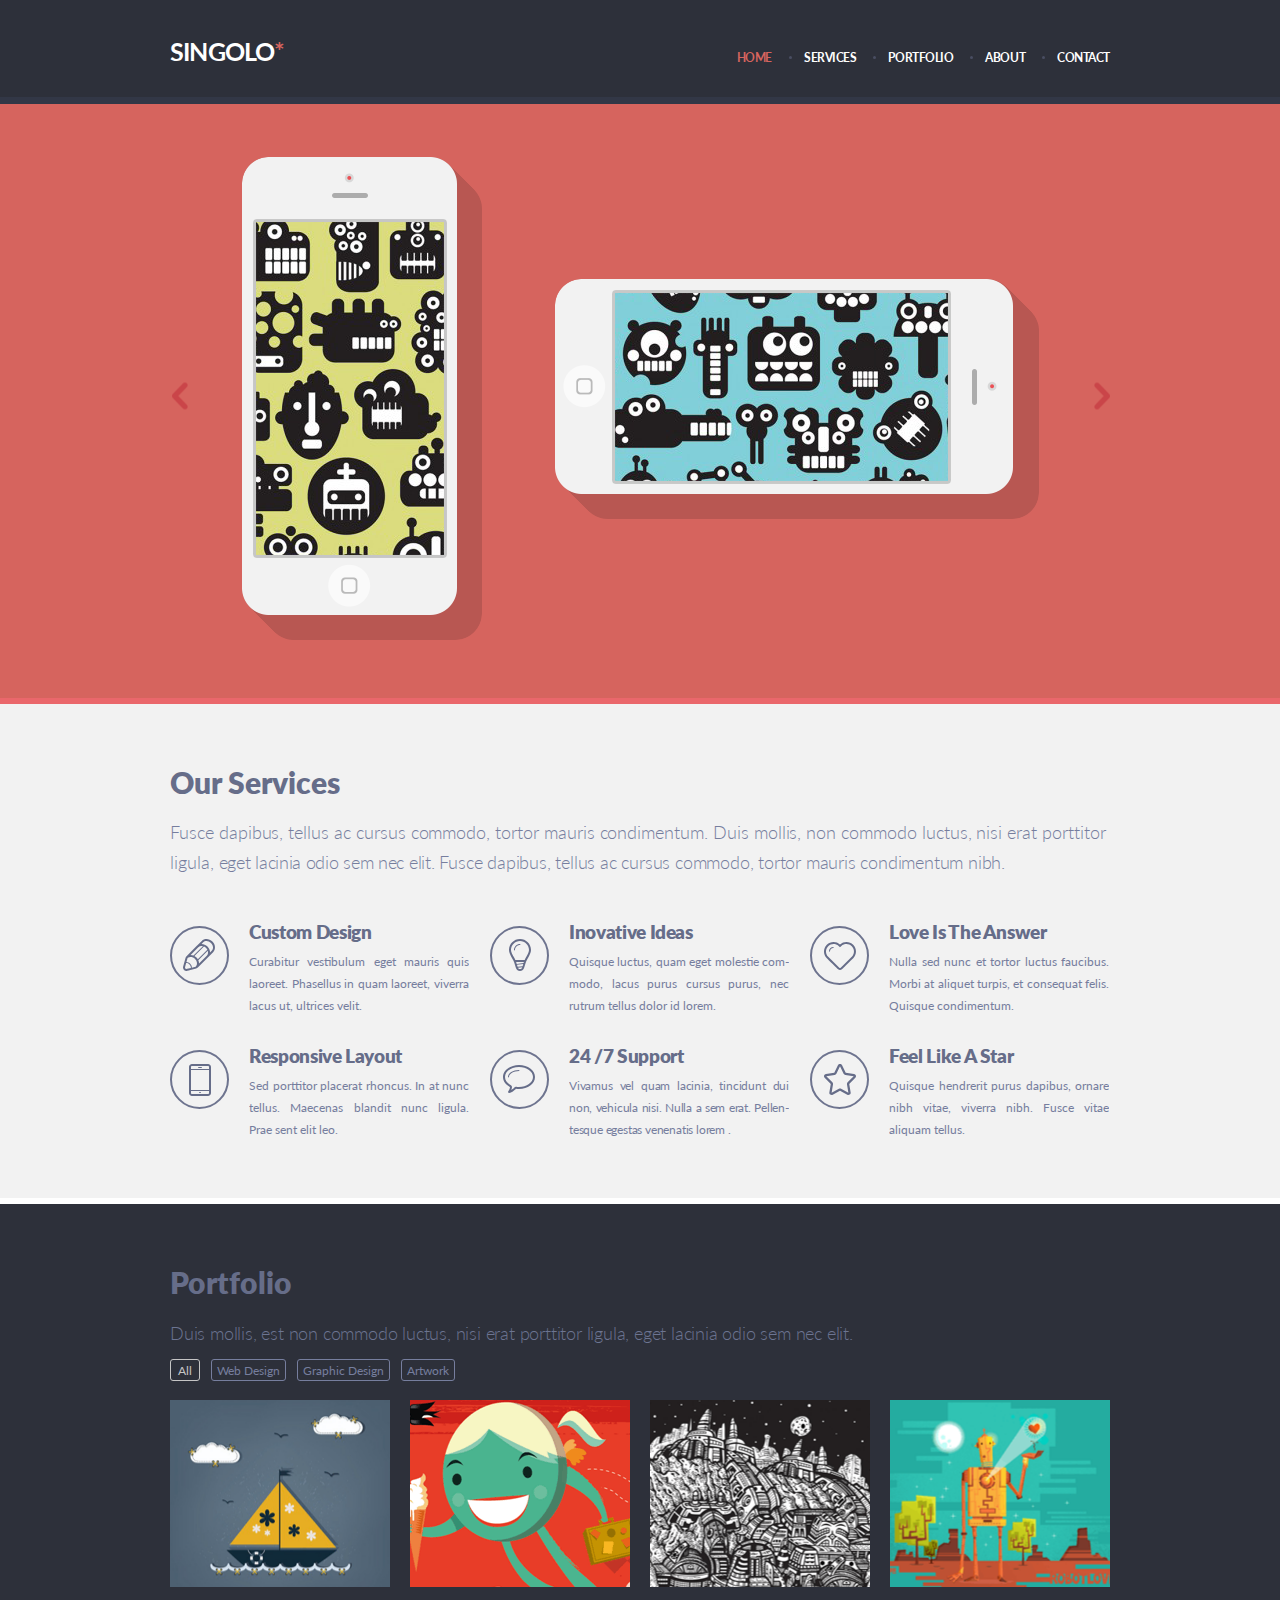
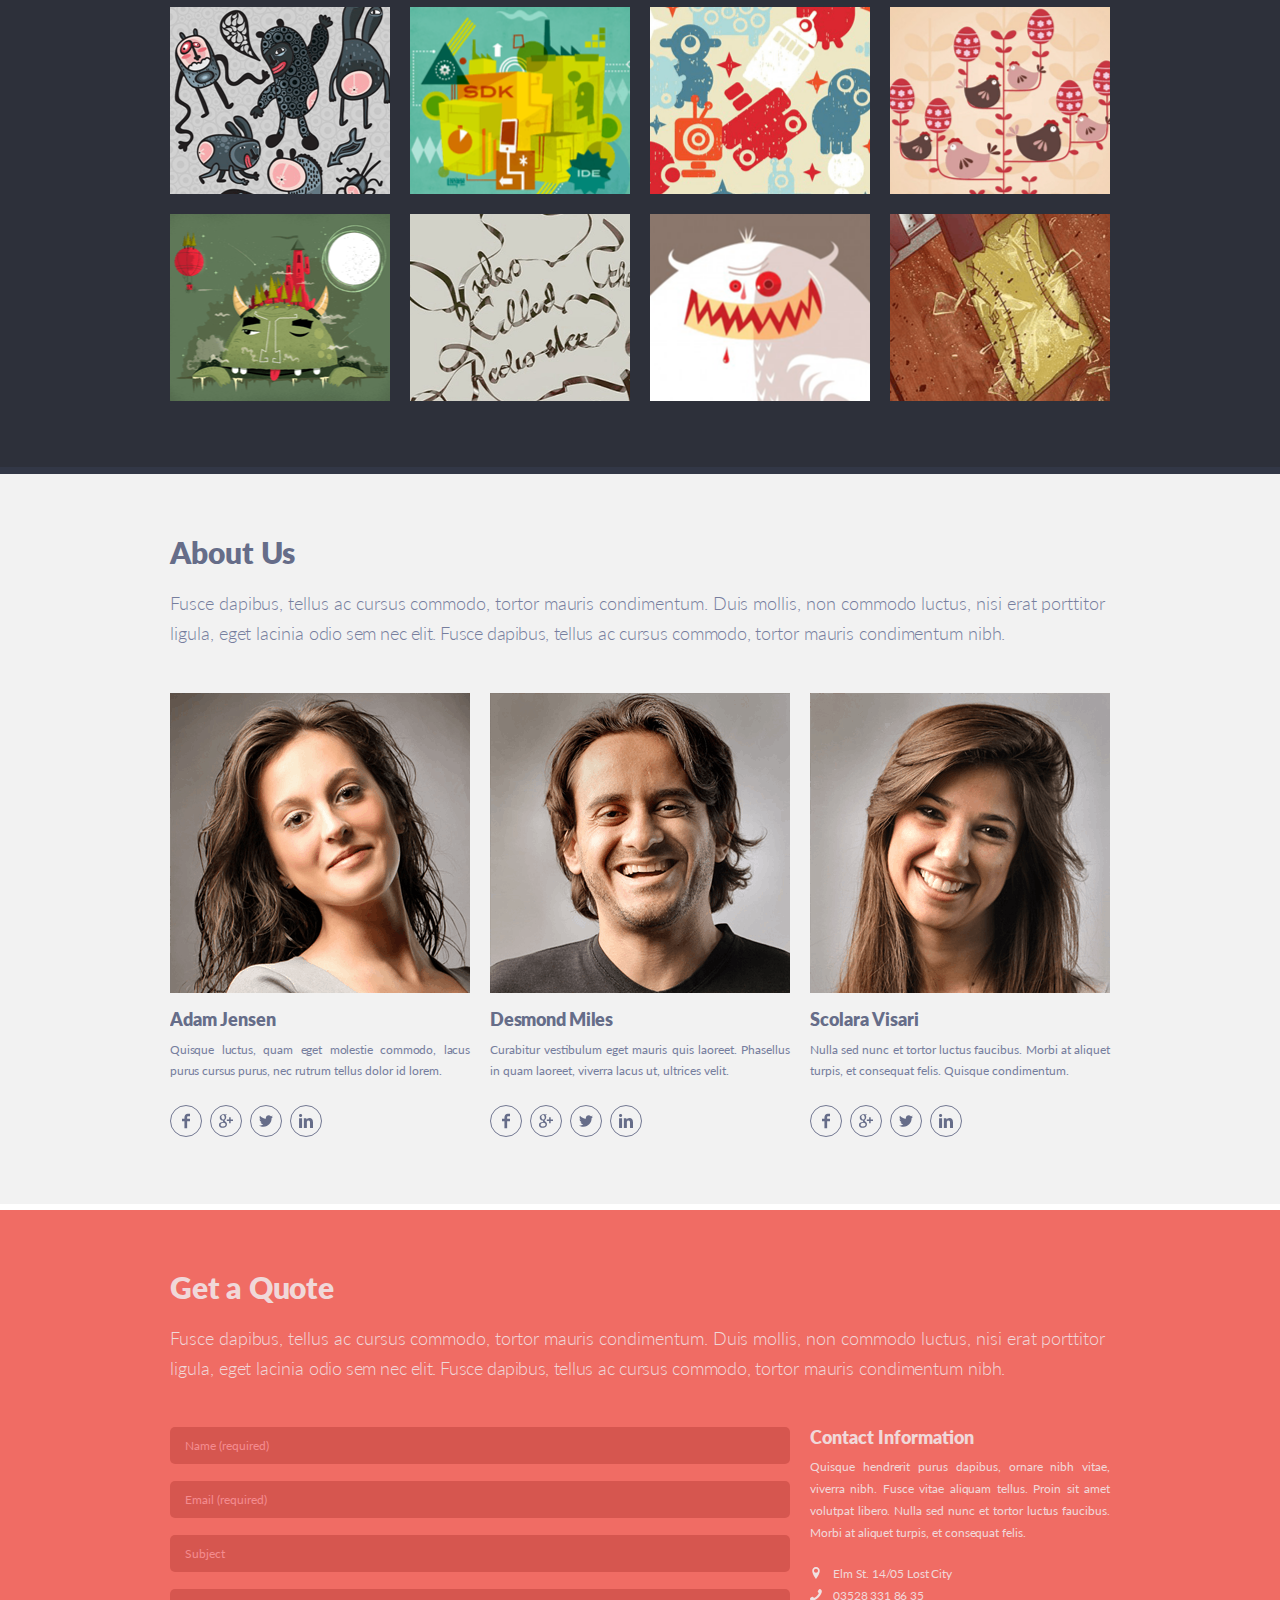
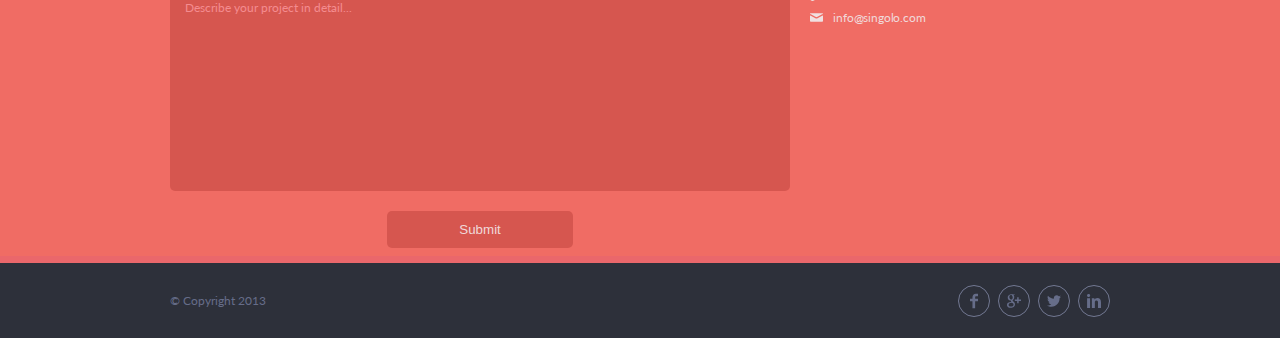
<file: index.html>
<!DOCTYPE html>
<html lang="en">

<head>
    <meta charset="UTF-8">
    <meta name="viewport" content="width=device-width, initial-scale=1.0">
    <title>Singolo</title>
    <link rel="stylesheet" href="./style.css">
</head>

<body>

    <header class="header">
        <div class="container">
            <nav class="nav">
                <div class="logo">
                    <h1><a href="#" class="link">SINGOLO<span>*</span></a></h1>
                </div>

                <div class="nav-block">
                    <ul class="nav-list">
                        <li class="nav-list__item"><a href="#home"
                                class="nav-list__link link nav-list__item--active">HOME</a></li>
                        <li class="nav-list__item"><a href="#services" class="nav-list__link link">SERVICES</a></li>
                        <li class="nav-list__item"><a href="#portfolio" class="nav-list__link link">PORTFOLIO</a></li>
                        <li class="nav-list__item"><a href="#about" class="nav-list__link link">ABOUT</a></li>
                        <li class="nav-list__item"><a href="#contact" class="nav-list__link link">CONTACT</a></li>
                    </ul>
                </div>
            </nav>
        </div>
    </header>


    <main class="main">

        <section class="slider-section" id="home">
            <div class="container">

                <div class="slider">
                    <div class="slider__wrapper">
                        <div class="slider__item">
                            <div class="slides padding-top">
                                <div class="slides-item margin-left">
                                    <img class="slides-item__img phone-img img1"
                                        src="./assets/images/phone-vertical.png" alt="">
                                    <div class="image__screen screen1 screen"></div>
                                </div>
                                <div class="slides-item">
                                    <img class="slides-item__img phone-img img2"
                                        src="./assets/images/phone-horizontal.png" alt="">
                                    <div class="image__screen screen2 screen"></div>
                                </div>
                            </div>
                        </div>
                        <div class="slider__item">
                            <div class="slides">
                                <div class="slides-item">
                                    <img src="./assets/images/slide2.png" alt="">
                                </div>
                                <div class="slides-item position-phone">
                                    <img class="slides-item__img phone-img img3" src="./assets/images/phone.png" alt="">
                                    <div class="image__screen screen3 screen"></div>
                                </div>
                            </div>
                        </div>

                    </div>
                    <a class="slider__control slider__control_left" href="#" role="button"></a>
                    <a class="slider__control slider__control_right" href="#" role="button"></a>
                </div>

            </div>
        </section>


        <section class="services" id="services">
            <div class="container">

                <div class="services-block">
                    <div class="services-title">
                        <h2 class="services-title__title title">Our Services</h2>
                        <p class="services-title__text text">Fusce dapibus, tellus ac cursus commodo, tortor mauris
                            condimentum. Duis mollis, non commodo luctus, nisi erat porttitor ligula, <span>eget lacinia
                                odio sem nec elit.</span> <span>Fusce dapibus, tellus ac cursus commodo, tortor mauris
                                condimentum nibh.</span></p>
                    </div>

                    <div class="services-advantages">
                        <div class="services-advantages-item">
                            <div class="advantages-image icon-1"></div>
                            <div class="advantages-desc">
                                <h3 class="advantages-desc__title title">Custom Design</h3>
                                <p class="advantages-desc__text text">Curabitur vestibulum eget mauris quis laoreet.
                                    Phasellus in quam laoreet, viverra lacus ut, ultrices velit.</p>
                            </div>
                        </div>

                        <div class="services-advantages-item">
                            <div class="advantages-image icon-2"></div>
                            <div class="advantages-desc">
                                <h3 class="advantages-desc__title title">Inovative Ideas</h3>
                                <p class="advantages-desc__text text">Quisque luctus, quam eget molestie com&shy; modo,
                                    lacus purus cursus purus, nec rutrum tellus dolor id lorem.</p>
                            </div>
                        </div>

                        <div class="services-advantages-item">
                            <div class="advantages-image icon-3"></div>
                            <div class="advantages-desc">
                                <h3 class="advantages-desc__title title">Love Is The Answer</h3>
                                <p class="advantages-desc__text text">Nulla sed nunc et tortor luctus faucibus. Morbi at
                                    aliquet turpis, et consequat felis. Quisque condimentum.</p>
                            </div>
                        </div>

                        <div class="services-advantages-item">
                            <div class="advantages-image icon-4"></div>
                            <div class="advantages-desc">
                                <h3 class="advantages-desc__title title">Responsive Layout</h3>
                                <p class="advantages-desc__text text">Sed porttitor placerat rhoncus. In at nunc tellus.
                                    Maecenas blandit nunc ligula. Prae&shy; sent elit leo.</p>
                            </div>
                        </div>

                        <div class="services-advantages-item">
                            <div class="advantages-image icon-5"></div>
                            <div class="advantages-desc">
                                <h3 class="advantages-desc__title title">24 /7 Support</h3>
                                <p class="advantages-desc__text text-spacing text">Vivamus vel quam lacinia, tincidunt
                                    dui non, vehicula nisi. Nulla a sem erat. Pellen&shy; tesque egestas venenatis lorem
                                    .</p>
                            </div>
                        </div>

                        <div class="services-advantages-item">
                            <div class="advantages-image icon-6"></div>
                            <div class="advantages-desc">
                                <h3 class="advantages-desc__title text-spacing title">Feel Like A Star</h3>
                                <p class="advantages-desc__text text">Quisque hendrerit purus dapibus, ornare nibh
                                    vitae, viverra nibh. Fusce vitae aliquam tellus.</p>
                            </div>
                        </div>
                    </div>

                </div>
            </div>
        </section>


        <section class="portfolio" id="portfolio">
            <div class="container">

                <div class="portfolio-container">
                    <div class="portfolio-title">
                        <h2 class="portfolio-title__title title">Portfolio</h2>
                        <p class="portfolio-title__text">Duis mollis, est non commodo luctus, nisi erat porttitor
                            ligula,
                            eget lacinia odio sem nec elit.</p>
                    </div>

                    <div class="filter-block">
                        <button class="filter-block__button button filter-block__button--active active">All</button>
                        <button class="filter-block__button button">Web Design</button>
                        <button class="filter-block__button button">Graphic Design</button>
                        <button class="filter-block__button button">Artwork</button>
                    </div>
                    <div class="portfolio-block">
                        <div class="portfolio-block__item image1" tabindex="0"></div>
                        <div class="portfolio-block__item image2" tabindex="0"></div>
                        <div class="portfolio-block__item image3" tabindex="0"></div>
                        <div class="portfolio-block__item image4" tabindex="0"></div>
                        <div class="portfolio-block__item image5" tabindex="0"></div>
                        <div class="portfolio-block__item image6" tabindex="0"></div>
                        <div class="portfolio-block__item image7" tabindex="0"></div>
                        <div class="portfolio-block__item image8" tabindex="0"></div>
                        <div class="portfolio-block__item image9" tabindex="0"></div>
                        <div class="portfolio-block__item image10" tabindex="0"></div>
                        <div class="portfolio-block__item image11" tabindex="0"></div>
                        <div class="portfolio-block__item image12" tabindex="0"></div>
                    </div>
                </div>

            </div>
        </section>


        <section class="about" id="about">
            <div class="container">

                <div class="about-container">
                    <div class="about-title">
                        <h2 class="about-title__title title">About Us</h2>
                        <p class="about-title__text">Fusce dapibus, tellus ac cursus commodo, tortor mauris condimentum.
                            Duis mollis, non commodo luctus, nisi erat porttitor ligula, eget lacinia <span
                                class="first-span">odio sem nec elit.
                                Fusce dapibus,</span> <span class="second-span">tellus ac cursus commodo,</span> <span
                                class="third-span">tortor mauris condimentum nibh.</span></p>
                    </div>

                    <div class="team-block">
                        <div class="team-block__item">
                            <div class="team-block__image photo1"></div>
                            <div class="team-block__title">
                                <h3 class="team-title__title title">Adam Jensen</h3>
                                <p class="team-title__text first">Quisque luctus, quam eget molestie commodo, lacus
                                    purus cursus purus, <span class=""> nec rutrum tellus dolor id lorem.</span></p>
                            </div>
                            <div class="social-block">
                                <ul class="social-list">
                                    <li class="social-list__item"><a href="https://facebook.com/"
                                            class="icon-link link1"></a></li>
                                    <li class="social-list__item"><a href="https://google.com/"
                                            class="icon-link link2"></a></li>
                                    <li class="social-list__item"><a href="https://twitter.com/"
                                            class="icon-link link3"></a></li>
                                    <li class="social-list__item"><a href="https://linkedin.com/"
                                            class="icon-link link4"></a></li>
                                </ul>
                            </div>
                        </div>

                        <div class="team-block__item">
                            <div class="team-block__image photo2"></div>
                            <div class="team-block__title">
                                <h3 class="team-title__title title second-title">Desmond Miles</h3>
                                <p class="team-title__text text">Curabitur vestibulum eget mauris quis laoreet.
                                    Phasellus in quam laoreet, viverra lacus ut, ultrices velit.</p>
                            </div>
                            <div class="social-block">
                                <ul class="social-list">
                                    <li class="social-list__item"><a href="https://facebook.com/"
                                            class="icon-link link1"></a></li>
                                    <li class="social-list__item"><a href="https://google.com/"
                                            class="icon-link link2"></a></li>
                                    <li class="social-list__item"><a href="https://twitter.com/"
                                            class="icon-link link3"></a></li>
                                    <li class="social-list__item"><a href="https://linkedin.com/"
                                            class="icon-link link4"></a></li>
                                </ul>
                            </div>
                        </div>

                        <div class="team-block__item">
                            <div class="team-block__image photo3"></div>
                            <div class="team-block__title">
                                <h3 class="team-title__title title">Scolara Visari</h3>
                                <p class="team-title__text text">Nulla sed nunc et tortor luctus faucibus. Morbi at
                                    aliquet turpis, et consequat felis. Quisque condimentum.</p>
                            </div>
                            <div class="social-block">
                                <ul class="social-list">
                                    <li class="social-list__item"><a href="https://facebook.com/"
                                            class="icon-link link1"></a></li>
                                    <li class="social-list__item"><a href="https://google.com/"
                                            class="icon-link link2"></a></li>
                                    <li class="social-list__item"><a href="https://twitter.com/"
                                            class="icon-link link3"></a></li>
                                    <li class="social-list__item"><a href="https://linkedin.com/"
                                            class="icon-link link4"></a></li>
                                </ul>
                            </div>
                        </div>
                    </div>
                </div>

            </div>
        </section>


        <section class="form" id="contact">
            <div class="container">
                <div class="form-container">
                    <div class="form-title">
                        <h2 class="form-title__title title">Get a Quote</h2>
                        <p class="form-title__text">Fusce dapibus, tellus ac cursus commodo, tortor mauris condimentum.
                            Duis mollis, non commodo luctus, nisi erat porttitor ligula, eget lacinia <span
                                class="first-span">odio sem nec elit.
                                Fusce dapibus,</span> <span class="second-span">tellus ac cursus commodo,</span> <span
                                class="third-span">tortor mauris condimentum nibh.</span></p>
                    </div>

                    <div class="form-block">
                        <form class="form-submit">
                            <input type="text" name="name" minlength="2" maxlength="50" placeholder="Name (required)" required>
                            <input type="email" name="email" placeholder="Email (required)" required>
                            <input class="form-subject" type="text" name="subject" maxlength="100" placeholder="Subject">
                            <textarea class="form-message" name="message" maxlength="500" placeholder="Describe your project in detail..."></textarea>
                            <button type="submit" class="form-button">Submit</button>
                        </form>

                        <div class="contact-block">
                            <h3 class="contact-title title">Contact Information</h3>
                            <p class="contact-title__text">Quisque hendrerit purus dapibus, ornare nibh vitae,
                                viver&shy;ra nibh. Fusce vitae aliquam tellus.
                                Proin sit amet volutpat libero. Nulla sed nunc et tortor luctus faucibus. Morbi at
                                aliquet
                                turpis, et consequat felis.
                            </p>

                            <ul class="contact-list">
                                <li class="contact-list__item contact1">Elm St. 14/05 Lost City</li>
                                <li class="contact-list__item contact2"><a class="link" href="tel:035283318635">03528
                                        331 86 35</a></li>
                                <li class="contact-list__item contact3"><a class="link"
                                        href="mailto:info@singolo.com">info@singolo.com</a></li>
                            </ul>
                        </div>
                    </div>
                </div>
            </div>


            <div class="modal" tabindex="0">
                <div class="modal-container">
                    <div class="modal__screen">
                        <div class="modal__header">
                            <h3 class="modal__title">The letter was sent</h3>
                        </div>
                        <div class="modal__subject-wrapper">
                            <h4 class="modal__subject-title">Subject:</h4>
                            <p class="modal__subject"></p>
                        </div>
                        <div class="modal__description-wrapper">
                            <h4 class="modal__description-title">Description:</h4>
                            <p class="modal__description"></p>
                        </div>
                        <div class="modal__control-wrapper">
                            <button type="button" class="modal__button">Ok</button>
                        </div>
                    </div>
                </div>
            </div>

        </section>

    </main>


    <footer class="footer">
        <div class="container">

            <div class="footer-container">
                <span class="footer-copyright">© Copyright 2013</span>

                <div class="social-block">
                    <ul class="social-list">
                        <li class="social-list__item"><a href="https://facebook.com/" class="icon-link link1"></a></li>
                        <li class="social-list__item"><a href="https://google.com/" class="icon-link link2"></a></li>
                        <li class="social-list__item"><a href="https://twitter.com/" class="icon-link link3"></a></li>
                        <li class="social-list__item"><a href="https://linkedin.com/" class="icon-link link4"></a></li>
                    </ul>
                </div>
            </div>

        </div>
    </footer>

    <script type="module" src="./script.js"></script>

</body>

</html>
</file>
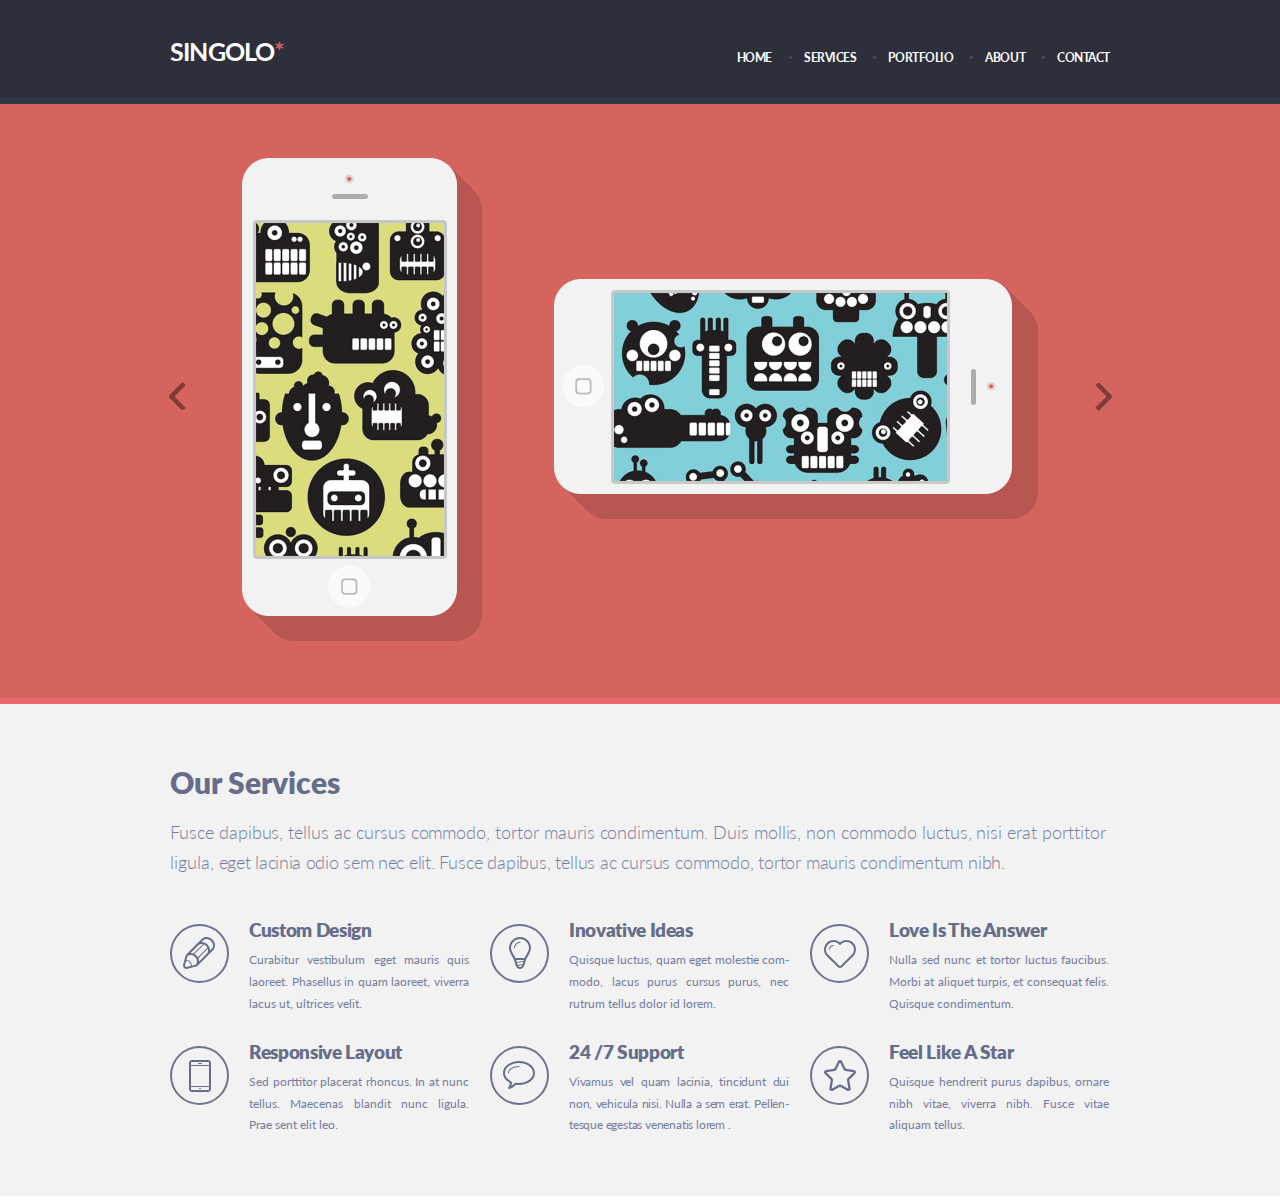
<file: singolo1.html>
<!DOCTYPE html>
<html lang="en">

<head>
    <meta charset="UTF-8">
    <meta name="viewport" content="width=device-width, initial-scale=1.0">
    <title>Singolo</title>
    <link rel="stylesheet" href="./singolo1.css">
</head>

<body>

    <header class="header">
        <div class="container">
            <nav class="nav">
                <div class="logo">
                    <h1><a href="#" class="link">SINGOLO<span>*</span></a></h1>
                </div>

                <div class="nav-block">
                    <ul class="nav-list">
                        <li class="nav-list__item"><a href="#" class="link">HOME</a></li>
                        <li class="nav-list__item"><a href="#" class="link">SERVICES</a></li>
                        <li class="nav-list__item"><a href="#" class="link">PORTFOLIO</a></li>
                        <li class="nav-list__item"><a href="#" class="link">ABOUT</a></li>
                        <li class="nav-list__item"><a href="#" class="link">CONTACT</a></li>
                    </ul>
                </div>
            </nav>
        </div>
    </header>

    <main class="main">
        <section class="slider">
            <div class="container">
                <div class="slider-container">

                    <input type="radio" class="slide_img" name="slide_img" id="img_1" checked>
                    <input type="radio" class="slide_img" name="slide_img" id="img_2">
                    <input type="radio" class="slide_img" name="slide_img" id="img_3">

                    <div class="slides" id="first">
                        <div>
                            <img src="./assets/images/phone-vertical.png" alt="">
                        </div>
                        <div>
                            <img src="./assets/images/phone-horizontal.png" alt="">
                        </div>
                    </div>

                    <div class="slides" id="second">
                        <div>
                            <img src="./assets/images/phone-horizontal.png" alt="">
                        </div>
                        <div>
                            <img src="./assets/images/phone-vertical.png" alt="">
                        </div>
                    </div>

                    <div class="slides" id="third">
                        <div>
                            <img src="./assets/images/phone-vertical.png" alt="">
                        </div>
                        <div>
                            <img src="./assets/images/phone-horizontal.png" alt="">
                        </div>
                    </div>

                    <div id="arrow_next">
                        <label for="img_1"><i class="arrow right"></i></label>
                        <label for="img_2"><i class="arrow right"></i></label>
                        <label for="img_3"><i class="arrow right"></i></label>
                    </div>

                    <div id="arrow_prev">
                        <label for="img_1"><i class="arrow left"></i></label>
                        <label for="img_2"><i class="arrow left"></i></label>
                        <label for="img_3"><i class="arrow left"></i></label>
                    </div>

                    <div class="switchers">
                        <label class="switcher" id="switcher1" for="img_1"></label>
                        <label class="switcher" id="switcher2" for="img_2"></label>
                        <label class="switcher" id="switcher3" for="img_3"></label>
                    </div>

                </div>
            </div>

        </section>


        <section class="services">
            <div class="container">

                <div class="services-block">
                    <div class="services-title">
                        <h2 class="services-title__title title">Our Services</h2>
                        <p class="services-title__text text">Fusce dapibus, tellus ac cursus commodo, tortor mauris condimentum. Duis mollis, non commodo luctus, nisi erat porttitor ligula, <span>eget lacinia odio sem nec elit.</span> <span>Fusce dapibus, tellus ac cursus commodo, tortor mauris condimentum nibh.</span></p>
                    </div>

                    <div class="services-advantages">
                        <div class="services-advantages-item">
                            <div class="advantages-image icon-1"></div>
                            <div class="advantages-desc">
                                <h3 class="advantages-desc__title title">Custom Design</h3>
                                <p class="advantages-desc__text text">Curabitur vestibulum eget mauris quis laoreet. Phasellus in quam laoreet, viverra lacus ut, ultrices velit.</p>
                            </div>
                        </div>

                        <div class="services-advantages-item">
                            <div class="advantages-image icon-2"></div>
                            <div class="advantages-desc">
                                <h3 class="advantages-desc__title title">Inovative Ideas</h3>
                                <p class="advantages-desc__text text">Quisque luctus, quam eget molestie com&shy; modo, lacus purus cursus purus, nec rutrum tellus dolor id lorem.</p>
                            </div>
                        </div>

                        <div class="services-advantages-item">
                            <div class="advantages-image icon-3"></div>
                            <div class="advantages-desc">
                                <h3 class="advantages-desc__title title">Love Is The Answer</h3>
                                <p class="advantages-desc__text text">Nulla sed nunc et tortor luctus faucibus. Morbi at aliquet turpis, et consequat felis. Quisque condimentum.</p>
                            </div>
                        </div>

                        <div class="services-advantages-item">
                            <div class="advantages-image icon-4"></div>
                            <div class="advantages-desc">
                                <h3 class="advantages-desc__title title">Responsive Layout</h3>
                                <p class="advantages-desc__text text">Sed porttitor placerat rhoncus. In at nunc tellus. Maecenas blandit nunc ligula. Prae&shy; sent elit leo.</p>
                            </div>
                        </div>

                        <div class="services-advantages-item">
                            <div class="advantages-image icon-5"></div>
                            <div class="advantages-desc">
                                <h3 class="advantages-desc__title title">24 /7 Support</h3>
                                <p class="advantages-desc__text text-spacing text">Vivamus vel quam lacinia, tincidunt dui non, vehicula nisi. Nulla a sem erat. Pellen&shy; tesque egestas venenatis lorem .</p>
                            </div>
                        </div>

                        <div class="services-advantages-item">
                            <div class="advantages-image icon-6"></div>
                            <div class="advantages-desc">
                                <h3 class="advantages-desc__title text-spacing title">Feel Like A Star</h3>
                                <p class="advantages-desc__text text">Quisque hendrerit purus dapibus, ornare nibh vitae, viverra nibh. Fusce vitae aliquam tellus.</p>
                            </div>
                        </div>
                    </div>

                </div>
            </div>
        </section>

    </main>


</body>

</html>
</file>
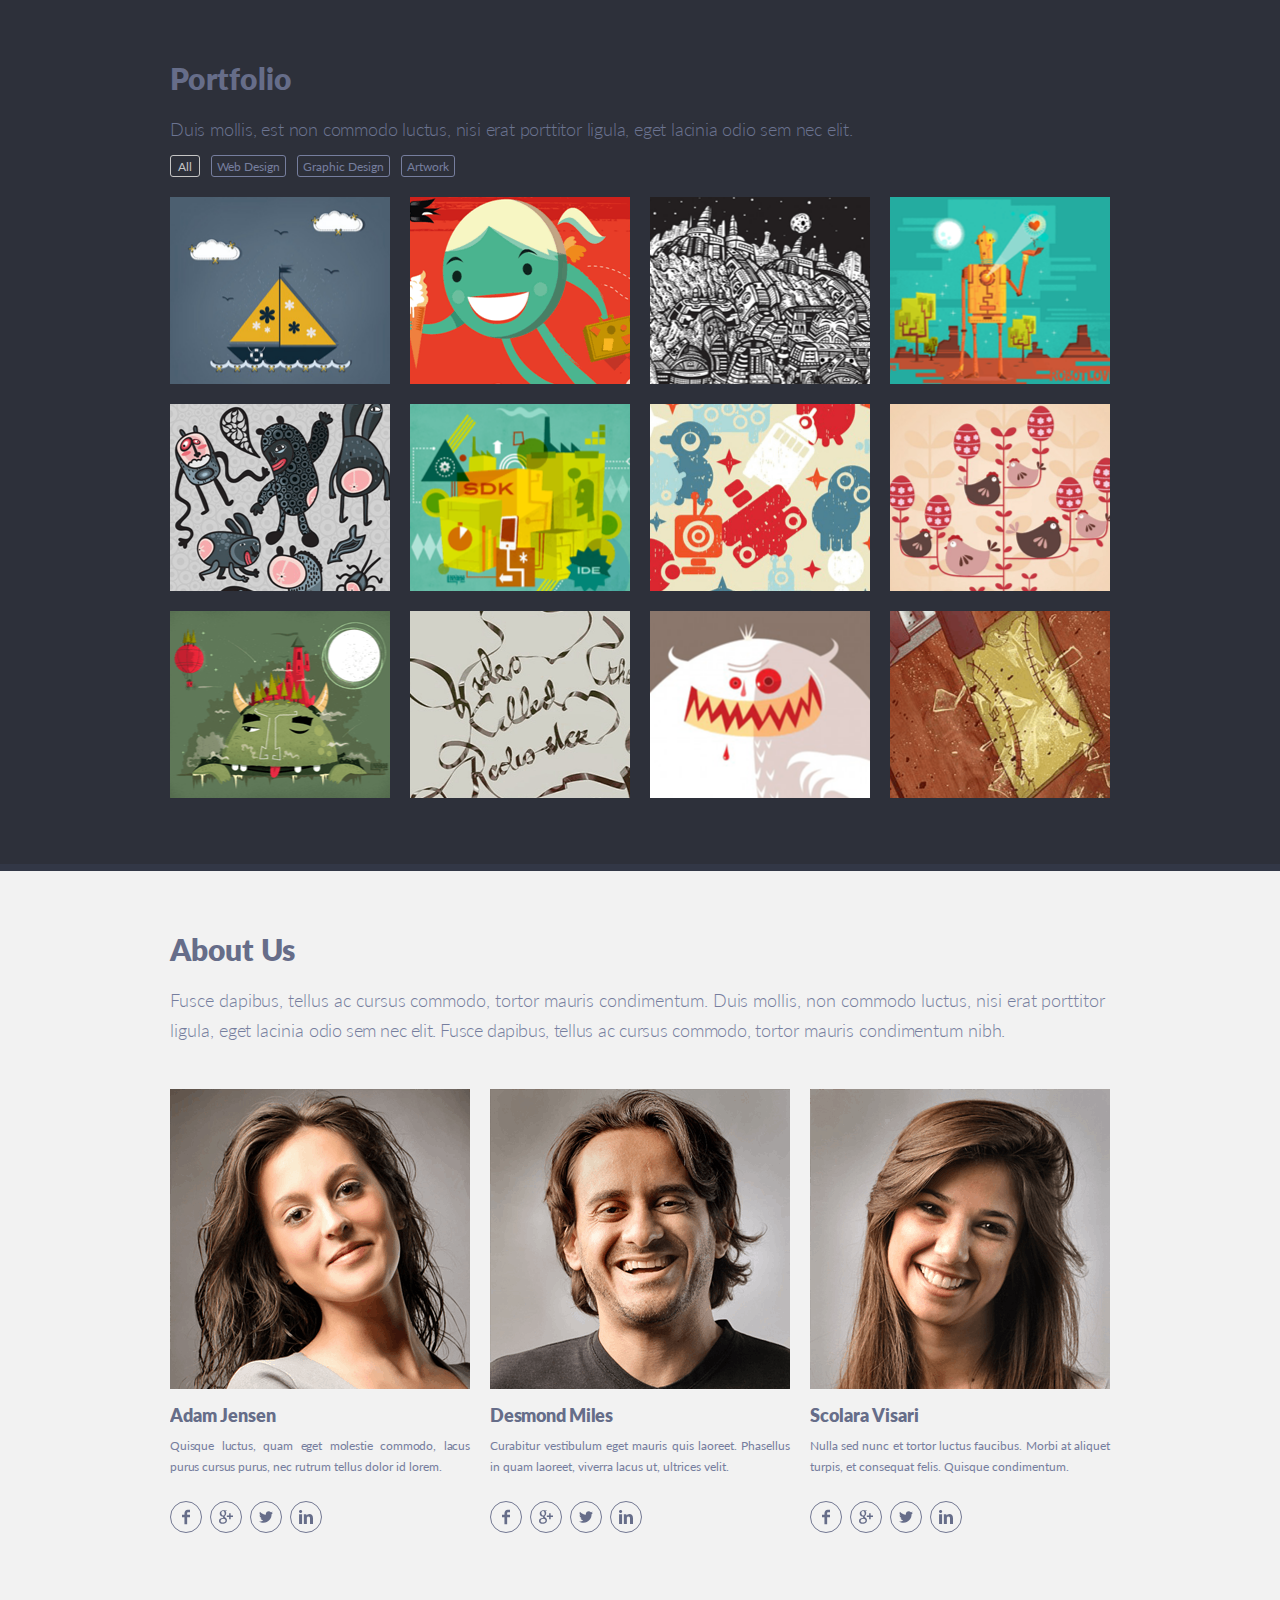
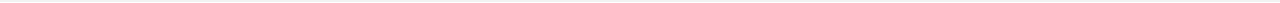
<file: singolo2.html>
<!DOCTYPE html>
<html lang="en">

<head>
    <meta charset="UTF-8">
    <meta name="viewport" content="width=device-width, initial-scale=1.0">
    <title>Singolo2</title>
    <link rel="stylesheet" href="./singolo2.css">
</head>

<body>

    <section class="portfolio">
        <div class="container">

            <div class="portfolio-container">
                <div class="portfolio-title">
                    <h2 class="portfolio-title__title title">Portfolio</h2>
                    <p class="portfolio-title__text">Duis mollis, est non commodo luctus, nisi erat porttitor ligula,
                        eget lacinia odio sem nec elit.</p>
                </div>

                <div class="filter-block">
                    <button class="filter-block__button button">All</button>
                    <button class="filter-block__button button">Web Design</button>
                    <button class="filter-block__button button">Graphic Design</button>
                    <button class="filter-block__button button">Artwork</button>
                </div>
                <div class="portfolio-block">
                    <div class="portfolio-block__item image1"></div>
                    <div class="portfolio-block__item image2"></div>
                    <div class="portfolio-block__item image3"></div>
                    <div class="portfolio-block__item image4"></div>
                    <div class="portfolio-block__item image5"></div>
                    <div class="portfolio-block__item image6"></div>
                    <div class="portfolio-block__item image7"></div>
                    <div class="portfolio-block__item image8"></div>
                    <div class="portfolio-block__item image9"></div>
                    <div class="portfolio-block__item image10"></div>
                    <div class="portfolio-block__item image11"></div>
                    <div class="portfolio-block__item image12"></div>
                </div>
            </div>

        </div>
    </section>


    <section class="about">
        <div class="container">

            <div class="about-container">
                <div class="about-title">
                    <h2 class="about-title__title title">About Us</h2>
                    <p class="about-title__text">Fusce dapibus, tellus ac cursus commodo, tortor mauris condimentum.
                        Duis mollis, non commodo luctus, nisi erat porttitor ligula, eget lacinia <span class="first-span">odio sem nec elit.
                        Fusce dapibus,</span> <span class="second-span">tellus ac cursus commodo,</span> <span class="third-span">tortor mauris condimentum nibh.</span></p>
                </div>

                <div class="team-block">
                    <div class="team-block__item">
                        <div class="team-block__image photo1"></div>
                        <div class="team-block__title">
                            <h3 class="team-title__title title">Adam Jensen</h3>
                            <p class="team-title__text first">Quisque luctus, quam eget molestie commodo, lacus purus cursus
                                purus, <span class=""> nec rutrum tellus dolor id lorem.</span></p>
                        </div>
                        <div class="social-block">
                            <ul class="social-list">
                                <li class="social-list__item"><a href="https://facebook.com/" class="icon-link link1"></a></li>
                                <li class="social-list__item"><a href="https://google.com/" class="icon-link link2"></a></li>
                                <li class="social-list__item"><a href="https://twitter.com/" class="icon-link link3"></a></li>
                                <li class="social-list__item"><a href="https://linkedin.com/" class="icon-link link4"></a></li>
                            </ul>
                        </div>
                    </div>

                    <div class="team-block__item">
                        <div class="team-block__image photo2"></div>
                        <div class="team-block__title">
                            <h3 class="team-title__title title second-title">Desmond Miles</h3>
                            <p class="team-title__text text">Curabitur vestibulum eget mauris quis laoreet. Phasellus in
                                quam laoreet, viverra lacus ut, ultrices velit.</p>
                        </div>
                        <div class="social-block">
                            <ul class="social-list">
                                <li class="social-list__item"><a href="https://facebook.com/" class="icon-link link1"></a></li>
                                <li class="social-list__item"><a href="https://google.com/" class="icon-link link2"></a></li>
                                <li class="social-list__item"><a href="https://twitter.com/" class="icon-link link3"></a></li>
                                <li class="social-list__item"><a href="https://linkedin.com/" class="icon-link link4"></a></li>
                            </ul>
                        </div>
                    </div>

                    <div class="team-block__item">
                        <div class="team-block__image photo3"></div>
                        <div class="team-block__title">
                            <h3 class="team-title__title title">Scolara Visari</h3>
                            <p class="team-title__text text">Nulla sed nunc et tortor luctus faucibus. Morbi at aliquet
                                turpis, et consequat felis. Quisque condimentum.</p>
                        </div>
                        <div class="social-block">
                            <ul class="social-list">
                                <li class="social-list__item"><a href="https://facebook.com/" class="icon-link link1"></a></li>
                                <li class="social-list__item"><a href="https://google.com/" class="icon-link link2"></a></li>
                                <li class="social-list__item"><a href="https://twitter.com/" class="icon-link link3"></a></li>
                                <li class="social-list__item"><a href="https://linkedin.com/" class="icon-link link4"></a></li>
                            </ul>
                        </div>
                    </div>
                </div>
            </div>

        </div>
    </section>

</body>
</file>
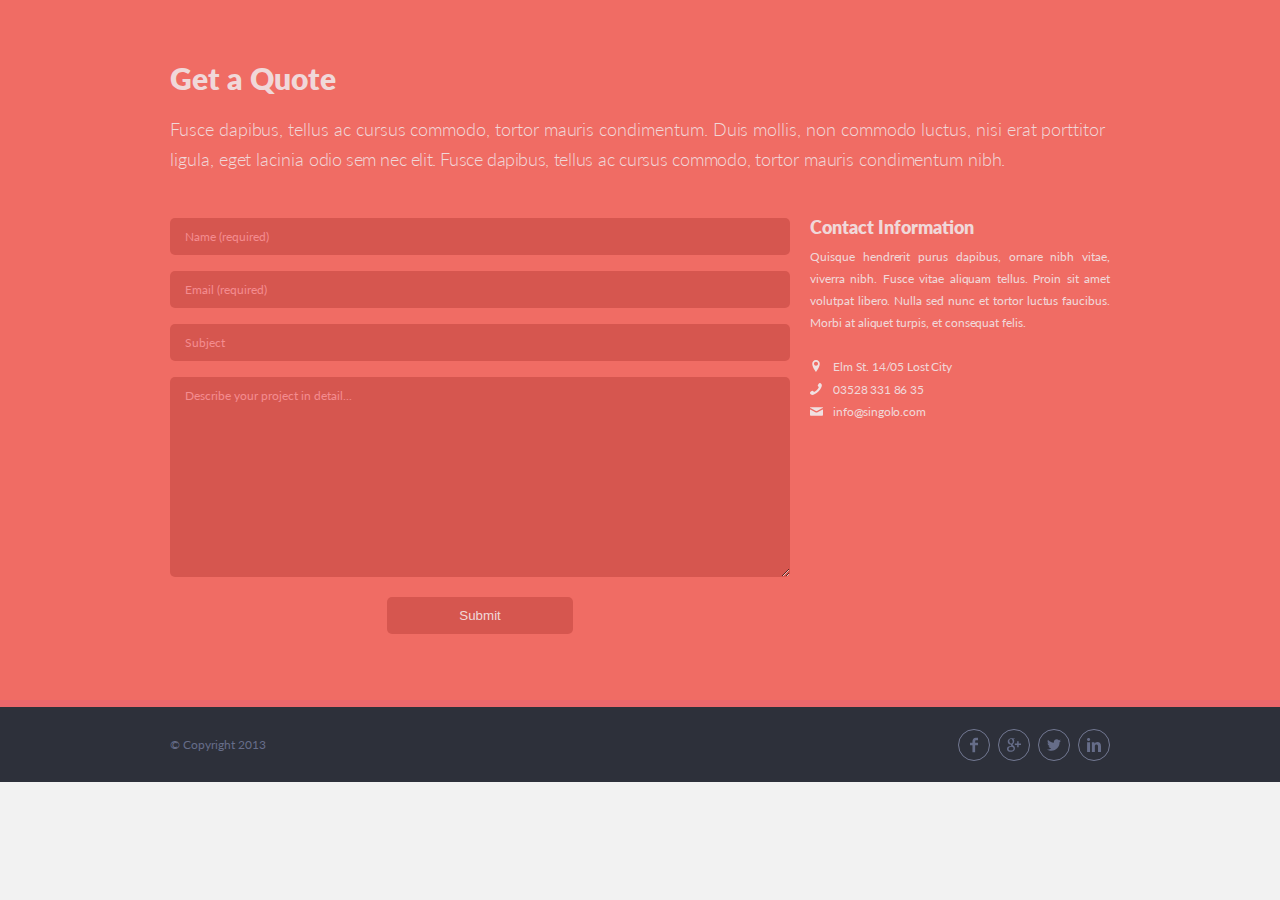
<file: singolo3.html>
<!DOCTYPE html>
<html lang="en">

<head>
    <meta charset="UTF-8">
    <meta name="viewport" content="width=device-width, initial-scale=1.0">
    <title>Singolo3</title>
    <link rel="stylesheet" href="./singolo3.css">
</head>

<body>

    <section class="form">
        <div class="container">

            <div class="form-container">
                <div class="form-title">
                    <h2 class="form-title__title title">Get a Quote</h2>
                    <p class="form-title__text">Fusce dapibus, tellus ac cursus commodo, tortor mauris condimentum.
                        Duis mollis, non commodo luctus, nisi erat porttitor ligula, eget lacinia <span class="first-span">odio sem nec elit.
                        Fusce dapibus,</span> <span class="second-span">tellus ac cursus commodo,</span> <span class="third-span">tortor mauris condimentum nibh.</span></p>
                </div>

                <div class="form-block">
                    <form action="">
                        <input type="name" placeholder="Name (required)" required>
                        <input type="email" placeholder="Email (required)" required>
                        <input type="text" placeholder="Subject">
                        <textarea name="" id="" cols="30" rows="12" placeholder="Describe your project in detail..."></textarea>
                        <button type="submit" class="form-button">Submit</button>
                    </form>

                    <div class="contact-block">
                        <h3 class="contact-title title">Contact Information</h3>
                        <p class="contact-title__text">Quisque hendrerit purus dapibus, ornare nibh vitae, viver&shy;ra nibh. Fusce vitae aliquam tellus.
                            Proin sit amet volutpat libero. Nulla sed nunc et tortor luctus faucibus. Morbi at aliquet
                            turpis, et consequat felis.
                        </p>

                        <ul class="contact-list">
                            <li class="contact-list__item contact1">Elm St. 14/05 Lost City</li>
                            <li class="contact-list__item contact2"><a class="link" href="tel:035283318635">03528 331 86 35</a></li>
                            <li class="contact-list__item contact3"><a class="link" href="mailto:info@singolo.com">info@singolo.com</a></li>
                        </ul>
                    </div>
                </div>

            </div>

        </div>
    </section>

    <footer class="footer">
        <div class="container">

            <div class="footer-container">
                <span class="footer-copyright">© Copyright 2013</span>

                <div class="social-block">
                    <ul class="social-list">
                        <li class="social-list__item"><a href="https://facebook.com/" class="icon-link link1"></a></li>
                        <li class="social-list__item"><a href="https://google.com/" class="icon-link link2"></a></li>
                        <li class="social-list__item"><a href="https://twitter.com/" class="icon-link link3"></a></li>
                        <li class="social-list__item"><a href="https://linkedin.com/" class="icon-link link4"></a></li>
                    </ul>
                </div>
            </div>

        </div>
    </footer>

</body>

</html>
</file>
<file: style.css>
@import './fonts.css';
@import './modal.css';

html {
    scroll-behavior: smooth;
}

body {
    background: #f2f2f2;
    margin: 0 auto;
}

* {
    margin: 0;
    padding: 0;
}

.container {
    width: 1020px;
    margin: 0 auto;
}

.link {
    text-decoration: none;
    color: inherit;
}

.title {
    font-family: 'Lato Black', sans-serif;
    color: #666d89;
}

.text {
    color: #767e9e;
}

.text-spacing {
    letter-spacing: -0.2px;
}


/* header */

.header {
    background: linear-gradient(#2d303a 0%, #2d303a 93%, #323746 93%, #323746 100%);
    color: #fff;
    font-family: 'Lato Bold', sans-serif;
    position: sticky;
    top: 0;
    z-index: 1000;
}

.nav {
    display: flex;
    justify-content: space-between;
    padding: 29px 0 36px;
    margin: 0 40px;
}

.logo {
    display: flex;
    align-items: center;
}

.logo a {
    font-size: 25px;
    letter-spacing: -0.8px;
}

.logo a span {
    color: #d6645e;
}

.nav-block {
    display: flex;
    align-items: flex-end;
    margin-bottom: 3px;
}

.nav-list {
    display: flex;
    letter-spacing: -0.45px;
}

.nav-list__item {
    list-style: none;
    font-size: 12px;
    position: relative;
}

.nav-list__item a:hover {
    color: #d6645e;
}

.nav-list__item--active {
    color: #d6645e;
}

.nav-list__item + .nav-list__item {
    margin-left: 32px;
}

.nav-list__item + .nav-list__item::before {
    content: "";
    height: 3px;
    width: 3px;
    background: #494e62;
    border-radius: 50%;
    position: absolute;
    top: 6px;
    left: -15px; 
}


/* --- slider --- */

.slider-section {
    background: linear-gradient(#d6645e 0%, #d6645e 99%, #ea676b 99%, #ea676b 100%);
}

.slider {
    position: relative;
    overflow: hidden;
    height: 600px;
}

.slider__wrapper {
    display: flex;
    transition: transform 0.6s ease;
    max-width: 100%;
    margin: 0 auto;
}

.slider__item {
    flex: 0 0 100%;
    max-width: 100%;
}

.slides {
    display: flex;
    align-items: center;
}

.padding-top {
    padding-top: 53px;
}

.margin-left {
    margin-left: 112px;
}

.slides-item + .slides-item {
    margin-left: 73px;
}

.position-phone {
    position: absolute;
}

.img3 {
    position: relative;
    top: 0;
    left: 315px;
}

.slides-item__img {
    cursor: pointer;
    border-radius: 26px;
}

.image__screen {
    position: absolute;
    transform: translate(calc(-50%), calc(-50% + 2px));
    transition: background-image 0.5s ease;
    border: 3px solid #c5c5c5;
    border-radius: 4px;
    background-color: #2D303A;
    background-repeat: no-repeat;
    background-size: cover;
    cursor: pointer;
}

.screen1 {
    top: 47%;
    left: 21.6%;
    width: 18.4%;
    height: 56%;
}

.screen2 {
    top: 47%;
    left: 63.7%;
    width: 32.7%;
    height: 32%;
}

.screen3 {
    top: 47%;
    left: 168.6%;
    width: 78.4%;
    height: 68%;
}

.screen {
    display: none;
}

.slider__control {
    position: absolute;
    top: 49%;
    text-align: center;
    opacity: 1;
    transform: translateY(-50%);
}

.slider__control:hover,
.slider__control:focus {
    text-decoration: none;
    outline: 0;
    opacity: 0.7;
}

.slider__control_left {
    left: 42px;
}

.slider__control_right {
    right: 40px;
}

.slider__control::before {
    content: '';
    display: inline-block;
    width: 16px;
    height: 27px;
}

.slider__control_left::before {
    background-image: url('./assets/images/slider-button.png');
}

.slider__control_right::before {
    transform: rotate(180deg);
    -webkit-transform: rotate(180deg);
    background-image: url('./assets/images/slider-button.png');
}



/* --- services section --- */

.services {
    background: linear-gradient(#f2f2f2 0%, #f2f2f2 98.8%, #fff 98.8%, #fff 100%);
    padding: 60px 0 64px;
    scroll-margin-top: 50px;
}

.services-block {
    margin: 0 40px;
}

.services-title {
    margin-bottom: 40px;
}

.services-title__title {
    font-size: 30px;
    margin-bottom: 18px;
}

.services-title__text {
    font-family: 'Lato Light', sans-serif;
    font-size: 18px;
    line-height: 1.65;
    letter-spacing: -0.045px;
}

.services-title__text span {
    letter-spacing: -0.3px;
}

.services-title__text span:last-child {
    letter-spacing: -0.2px;
}

.services-advantages {
    display: grid;
    grid-template-columns: repeat(3, 1fr);
    grid-gap: 25px 20px;
}

.services-advantages-item {
    display: flex;
    padding: 4px 0 0;
}

.advantages-image {
    border: 2px solid #6e748f;
    border-radius: 50%;
    width: 55px;
    height: 55px;
    margin-top: 5px;
}

.icon-1 {
    background: url('./assets/images/pen.svg') no-repeat 50% 50%;
}

.icon-2 {
    background: url('./assets/images/bulb.svg') no-repeat 50% 50%;
}

.icon-3 {
    background: url('./assets/images/heart.svg') no-repeat 50% 50%;
}

.icon-4 {
    background: url('./assets/images/phone.svg') no-repeat 50% 50%;
}

.icon-5 {
    background: url('./assets/images/bubble.svg') no-repeat 50% 50%;
}

.icon-6 {
    background: url('./assets/images/star.svg') no-repeat 50% 50%;
}

.advantages-desc {
    margin-left: 20px;
    max-width: 220px;
}

.advantages-desc__title {
    margin-bottom: 8px;
    letter-spacing: -0.35px;
}

.advantages-desc__text {
    font-family: 'Lato Regular', sans-serif;
    font-size: 12px;
    text-align: justify;
    line-height: 1.8;
    height: 65px;
    overflow: hidden;
}



/* --- portfolio section --- */

.portfolio {
    padding: 60px 0 73px;
    background: linear-gradient(#2d303a 0%, #2d303a 99.2%, #323746 99.2%, #323746 100%);
    scroll-margin-top: 50px;
}

.portfolio-container {
    margin: 0 40px;
}

.portfolio-title {
    margin-bottom: 15px;
}

.portfolio-title__title {
    font-size: 30px;
    margin-bottom: 22px;
    letter-spacing: 0.3px;
    color: #666d89;
}

.portfolio-title__text {
    font-family: 'Lato Light', sans-serif;
    font-size: 18px;
    letter-spacing: -0.2px;
    color: #6c7491;
}

.filter-block {
    margin-bottom: 19px;
}

.filter-block__button {
    border: 1px solid #767e9e;
    border-radius: 3px;
    color: #767e9e;
    font-size: 12px;
    padding: 2.5px 5px;
    background-color: transparent;
    font-family: 'Lato Regular', sans-serif;
}

.filter-block__button--active {
    border: 1px solid #c5c5c5;
    color: #c5c5c5;
}

.active {
    padding: 2.5px 7px;
}

.filter-block__button + .filter-block__button  {
    margin-left: 7px;
}

.button {
    cursor: pointer;
}

.button:hover {
    border: 1px solid #c5c5c5;
    color: #c5c5c5;
    transform: scale(1.05);
}


.portfolio-block {
    display: grid;
    grid-template-columns: repeat(4, 220px);
    grid-gap: 20px;
    height: 601px;
    overflow: hidden;
}

.portfolio-block__item {
    width: 220px;
    height: 187px;
}

.portfolio-block__item:hover {
    filter: brightness(70%);
    box-sizing: border-box;

    cursor: pointer;
}

.portfolio-block__item--active {
    border: 5px solid #F06C64;
    box-sizing: border-box;
    outline: none;
}

.image1 {
    background: url('./assets/images/image1.png') no-repeat;
    background-position: 45% 21%;
    background-size: inherit;
}

.image2 {
    background: url('./assets/images/image2.png') no-repeat;
    background-position: 57% 50%;
}

.image3 {
    background: url('./assets/images/image3.png') no-repeat;
    background-position: 35% 1%;
}

.image4 {
    background: url('./assets/images/image4.png') no-repeat;
    background-position: 56% 26%;
}

.image5 {
    background: url('./assets/images/image5.png') no-repeat;
    background-position: 45% 18%;
}

.image6 {
    background: url('./assets/images/image6.png') no-repeat;
    background-position: 43% 52%;
}

.image7 {
    background: url('./assets/images/image7.png') no-repeat;
    background-position: 20.5% 21%;
}

.image8 {
    background: url('./assets/images/image8.png') no-repeat;
    background-position: 41% 35%;
}

.image9 {
    background: url('./assets/images/image9.png') no-repeat;
    background-position: 46% 50%;
}

.image10 {
    background: url('./assets/images/image10.png') no-repeat;
    background-position: 55.6% 23.7%;
}

.image11 {
    background: url('./assets/images/image11.png') no-repeat;
    background-position: 74% 78%;
}

.image12 {
    background: url('./assets/images/image12.png') no-repeat;
    background-position: 47% 25%;
}



/* --- about section --- */

.about {
    padding: 60px 0 73px;
    background: linear-gradient(#f2f2f2 0%, #f2f2f2 99.25%, #fff 99.25%, #fff 100%);
    scroll-margin-top: 50px;
}

.about-container {
    margin: 0 40px;
}


.about-title {
    margin-bottom: 44px;
}

.about-title__title {
    font-size: 30px;
    margin-bottom: 19px;
    color: #666d89;
}

.about-title__text {
    font-family: 'Lato Light', sans-serif;
    font-size: 18px;
    letter-spacing: -0.05px;
    color: #767e9e;
    line-height: 1.65;
}

.team-block:first-child .team-title__text {
    letter-spacing: -0.15px;
}

.first-span {
    letter-spacing: -0.4px;
}

.second-span {
    letter-spacing: -0.25px;
}

.third-span {
    letter-spacing: -0.1px;
}

.team-block {
    display: grid;
    grid-template-columns: repeat(3, 300px);
    grid-gap: 20px;
}

.team-block__item {
    display: flex;
    flex-direction: column;
}

.team-block__image {
    width: 300px;
    height: 300px;
    margin-bottom: 15px;
}

.photo1 {
    background: url('./assets/images/photo1.png') no-repeat;
}

.photo2 {
    background: url('./assets/images/photo2.png') no-repeat;
}

.photo3 {
    background: url('./assets/images/photo3.png') no-repeat;
}


.team-block__title {
    margin-bottom: 24px;
}

.team-title__title {
    font-size: 18px;
    margin-bottom: 9px;
    white-space: nowrap;
    overflow: hidden;
}

.second-title {
    letter-spacing: -0.25px;
}

.team-title__text {
    font-family: 'Lato Regular', sans-serif;
    font-size: 12px;
    line-height: 1.75;
    text-align: justify;
    color: #767e9e;
}


.first {
    letter-spacing: -0.15px;
}

.first span {
    letter-spacing: 0;
}


.social-list {
    display: flex;
}

.social-list__item {
    display: flex;
    justify-content: center;
    align-items: center;
    list-style: none;
    border: 1px solid #727892;
    border-radius: 50%;
    width: 30px;
    height: 30px;
}


.social-list__item + .social-list__item {
    margin-left: 8px;
}


.social-list__item:hover {
    background: #fff;
    cursor: pointer;
    transform: scale(1.1);
}


.link1 {
    background: url('./assets/images/facebook.svg') no-repeat;
}

.link2 {
    background: url('./assets/images/google+.svg') no-repeat;
}

.link3 {
    background: url('./assets/images/twitter.svg') no-repeat;
}

.link4 {
    background: url('./assets/images/linkedin.svg') no-repeat;
}


.icon-link {
    width: 30px;
    height: 30px;
    background-position: 50%;
}




/* --- form --- */

.form {
    background: linear-gradient(#f06c64 0%, #f06c64 99%, #ea676b 99%, #ea676b 100%);
    scroll-margin-top: 50px;
}

.form-container {
    color: #f0d8d9;
    margin: 0 40px;
    padding: 59px 0 15px;
}

.form-title {
    margin-bottom: 43px;
}

.form-title__title {
    font-size: 30px;
    color: #f0d8d9;
    margin-bottom: 18px;
    letter-spacing: -0.2px;
}

.form-title__text {
    font-family: 'Lato light', sans-serif;
    font-size: 18px;
    line-height: 30px;
    letter-spacing: -0.05px;
}

.first-span {
    letter-spacing: -0.4px;
}

.second-span {
    letter-spacing: -0.25px;
}

.third-span {
    letter-spacing: -0.1px;
}

.form-block {
    display: flex;
}

form {
    display: flex;
    flex-direction: column;
    width: 66%;
    margin-right: 20px;
    margin-top: 1.5px;
}

input {
    padding: 11px 15px;
    margin-bottom: 17px;
    background: #D6564F;
    border-radius: 5px;
    border: none;
    color: #f48c8f;
}

textarea {
    background: #D6564F;
    border-radius: 5px;
    border: none;
    padding: 11px 15px 9px;
    color: #f48c8f;
    margin-bottom: 20px;
    min-height: 182px;
    resize: none;
}

input::placeholder,
textarea::placeholder {
    font-family: 'Lato Regular', sans-serif;
    color: #f48c8f;
    font-size: 12px;
}

input:focus:invalid {
    outline: 2px dashed red;
}

.form-button {
    background: #D6564F;
    color: #f0d8d9;
    border: none;
    border-radius: 5px;
    padding: 11px;
    width: 30%;
    margin: 0 auto;
    outline: none;
    cursor: pointer;
}

.form-button:hover {
    background: rgb(184, 76, 71);
}


.contact-block {
    font-family: 'Lato Regular', sans-serif;
    font-size: 12px;
    color: #f0d8d9;
    width: 300px;
    max-width: 100%;
}

.contact-title {
    font-size: 18px;
    color: #f0d8d9;
    margin-bottom: 8px;
}

.contact-title__text {
    line-height: 22px;
    margin-bottom: 22px;
    letter-spacing: -0.05px;
    text-align: justify;
}

.contact-list__item {
    list-style: none;
    margin-bottom: 7px;
    padding-left: 23px;
    letter-spacing: -0.15px;
}

.contact-list__item + .contact-list__item:hover {
    color: #e2bfc0;
}

.contact1 {
    background: url('./assets/images/location.svg') no-repeat;
}

.contact2 {
    background: url('./assets/images/mobile.svg') no-repeat;
}

.contact3 {
    background: url('./assets/images/mail.svg') no-repeat;
}


/* --- footer --- */

.footer {
    background: #2d303a
}

.footer-container {
    display: flex;
    justify-content: space-between;
    padding: 22px 0 21px;
    margin: 0 40px;
}

.footer-copyright {
    font-family: 'Lato Regular', sans-serif;
    font-size: 12px;
    padding-top: 8px;
    color: #666D89;
}
</file>
<file: singolo1.css>
@import './fonts.css';


body {
    background: #f2f2f2;
    margin: 0 auto;
}

* {
    margin: 0;
    padding: 0;
}

.container {
    width: 1020px;
    margin: 0 auto;
}

.link {
    text-decoration: none;
    color: inherit;
}

.title {
    font-family: 'Lato Black', sans-serif;
    color: #666d89;
}

.text {
    color: #767e9e;
}

.text-spacing {
    letter-spacing: -0.2px;
}


/* header */

.header {
    background: linear-gradient(#2d303a 0%, #2d303a 93%, #323746 93%, #323746 100%);
    color: #fff;
    font-family: 'Lato Bold', sans-serif;
}

.nav {
    display: flex;
    justify-content: space-between;
    padding: 29px 0 36px;
    margin: 0 40px;
}

.logo {
    display: flex;
    align-items: center;
}

.logo a {
    font-size: 25px;
    letter-spacing: -0.8px;
}

.logo a span {
    color: #d6645e;
}

.nav-block {
    display: flex;
    align-items: flex-end;
    margin-bottom: 3px;
}

.nav-list {
    display: flex;
    letter-spacing: -0.45px;
}

.nav-list__item {
    list-style: none;
    font-size: 12px;
    position: relative;
}

.nav-list__item a:hover {
    color: #d6645e;
}

.nav-list__item + .nav-list__item {
    margin-left: 32px;
}

.nav-list__item + .nav-list__item::before {
    content: "";
    height: 3px;
    width: 3px;
    background: #494e62;
    border-radius: 50%;
    position: absolute;
    top: 6px;
    left: -15px; 
}


/* --- slider --- */

.slider {
    background: linear-gradient(#d6645e 0%, #d6645e 99%, #ea676b 99%, #ea676b 100%);
    padding: 40px 0 50px;
}


.slider-container {
    position: relative;
    margin: 0 auto;
    width: 85%;
    padding-bottom: 50%;
}


.slides {
    position: absolute;
    width: 100%;
    height: 100%;
    visibility: hidden;
    display: flex;
    justify-content: space-around;
}

.slides div {
    display: flex;
    align-items: center;
}

.slides div img {
    max-width: 100%;
    max-height: 100%;
}


#third div:last-child {
    transform: rotate(-90deg);
}


.slide_img {
    display: none;
}


#arrow_next label,
#arrow_prev label {
    position: absolute;
    visibility: hidden;
    cursor: pointer;
    top: 47.5%;
}

#arrow_prev label {
    left: -35px;
}

#arrow_next label {
    right: -35px;
}

.arrow {
    border: solid rgba(0, 0, 0, .4);
    border-width: 0 5px 5px 0;
    display: inline-block;
    padding: 8px;
    border-radius: 0 4px 4px 0;
}

.arrow:hover {
    border: solid rgba(0, 0, 0, .8);
    border-width: 0 5px 5px 0;
}

.right {
    transform: rotate(-45deg);
    -webkit-transform: rotate(-45deg);
}

.left {
    transform: rotate(135deg);
    -webkit-transform: rotate(135deg);
}

.switchers {
    display: none;
}


#img_1:checked ~ #first,
#img_2:checked ~ #second,
#img_3:checked ~ #third {
    visibility: visible;
}


#img_1:checked ~ #arrow_next label:nth-child(2),
#img_2:checked ~ #arrow_next label:nth-child(3),
#img_3:checked ~ #arrow_next label:nth-child(1) {
    visibility: visible;
}

#img_1:checked ~ #arrow_prev label:nth-child(3),
#img_2:checked ~ #arrow_prev label:nth-child(1),
#img_3:checked ~ #arrow_prev label:nth-child(2) {
    visibility: visible;
}



/* --- services section --- */

.services {
    background: linear-gradient(#f2f2f2 0%, #f2f2f2 98.8%, #fff 98.8%, #fff 100%);
    padding: 60px 0 66px;
}

.services-block {
    margin: 0 40px;
}

.services-title {
    margin-bottom: 40px;
}

.services-title__title {
    font-size: 30px;
    margin-bottom: 18px;
}

.services-title__text {
    font-family: 'Lato Light', sans-serif;
    font-size: 18px;
    line-height: 1.65;
    letter-spacing: -0.045px;
}

.services-title__text span {
    letter-spacing: -0.3px;
}

.services-title__text span:last-child {
    letter-spacing: -0.2px;
}

.services-advantages {
    display: grid;
    grid-template-columns: repeat(3, 1fr);
    grid-gap: 25px 20px;
}


.services-advantages-item {
    display: flex;
    padding: 2px 0 0;
}

.advantages-image {
    border: 2px solid #6e748f;
    border-radius: 50%;
    width: 55px;
    height: 55px;
    margin-top: 5px;
}

.icon-1 {
    background: url('./assets/images/pen.svg') no-repeat 50% 50%;
}

.icon-2 {
    background: url('./assets/images/bulb.svg') no-repeat 50% 50%;
}

.icon-3 {
    background: url('./assets/images/heart.svg') no-repeat 50% 50%;
}

.icon-4 {
    background: url('./assets/images/phone.svg') no-repeat 50% 50%;
}

.icon-5 {
    background: url('./assets/images/bubble.svg') no-repeat 50% 50%;
}

.icon-6 {
    background: url('./assets/images/star.svg') no-repeat 50% 50%;
}

.advantages-desc {
    margin-left: 20px;
    max-width: 220px;
}

.advantages-desc__title {
    margin-bottom: 8px;
    letter-spacing: -0.35px;
}

.advantages-desc__text {
    font-family: 'Lato Regular', sans-serif;
    font-size: 12px;
    text-align: justify;
    line-height: 1.8;
}
</file>
<file: singolo2.css>
@import './fonts.css';


body {
    background: #f2f2f2;
    margin: 0 auto;
}

* {
    margin: 0;
    padding: 0;
}

.container {
    width: 1020px;
    margin: 0 auto;
}


.title {
    font-family: 'Lato Black', sans-serif;
    color: #666d89;
    font-weight: 900;
}


/* --- portfolio section --- */

.portfolio {
    padding: 60px 0 73px;
    background: linear-gradient(#2d303a 0%, #2d303a 99.2%, #323746 99.2%, #323746 100%);
}

.portfolio-container {
    margin: 0 40px;
}

.portfolio-title {
    margin-bottom: 15px;
}

.portfolio-title__title {
    font-size: 30px;
    margin-bottom: 22px;
    letter-spacing: 0.3px;
    color: #666d89;
}

.portfolio-title__text {
    font-family: 'Lato Light', sans-serif;
    font-size: 18px;
    letter-spacing: -0.2px;
    color: #6c7491;
}


.filter-block {
    margin-bottom: 20px;
}

.filter-block__button {
    border: 1px solid #767e9e;
    border-radius: 3px;
    color: #767e9e;
    font-size: 12px;
    padding: 2.5px 5px;
    background-color: transparent;
    font-family: 'Lato Regular', sans-serif;
}

.filter-block__button:first-child {
    padding: 2.5px 7px;
    border: 1px solid #c5c5c5;
    color: #c5c5c5;
}

.filter-block__button + .filter-block__button  {
    margin-left: 7px;
}

.button {
    cursor: pointer;
}

.button:hover {
    color:#fff;
    transform: scale(1.05);
}


.portfolio-block {
    display: grid;
    grid-template-columns: repeat(4, 220px);
    grid-gap: 20px;
    height: 601px;
    overflow: hidden;
}

.portfolio-block__item {
    width: 220px;
    height: 187px;
}

.portfolio-block__item:hover {
    transform: scale(1.02);
    cursor: pointer;
}

.image1 {
    background: url('./assets/images/image1.png') no-repeat;
    background-position: 45% 21%;
    background-size: inherit;
}

.image2 {
    background: url('./assets/images/image2.png') no-repeat;
    background-position: 57% 50%;
}

.image3 {
    background: url('./assets/images/image3.png') no-repeat;
    background-position: 35% 1%;
}

.image4 {
    background: url('./assets/images/image4.png') no-repeat;
    background-position: 56% 26%;
}

.image5 {
    background: url('./assets/images/image5.png') no-repeat;
    background-position: 45% 18%;
}

.image6 {
    background: url('./assets/images/image6.png') no-repeat;
    background-position: 43% 52%;
}

.image7 {
    background: url('./assets/images/image7.png') no-repeat;
    background-position: 20.5% 21%;
}

.image8 {
    background: url('./assets/images/image8.png') no-repeat;
    background-position: 41% 35%;
}

.image9 {
    background: url('./assets/images/image9.png') no-repeat;
    background-position: 46% 50%;
}

.image10 {
    background: url('./assets/images/image10.png') no-repeat;
    background-position: 55.6% 23.7%;
}

.image11 {
    background: url('./assets/images/image11.png') no-repeat;
    background-position: 74% 78%;
}

.image12 {
    background: url('./assets/images/image12.png') no-repeat;
    background-position: 47% 25%;
}



/* --- about section --- */

.about {
    padding: 60px 0 70px;
    background: linear-gradient(#f2f2f2 0%, #f2f2f2 99.8%, #fff 99.8%, #fff 100%);
}

.about-container {
    margin: 0 40px;
}


.about-title {
    margin-bottom: 44px;
}

.about-title__title {
    font-size: 30px;
    margin-bottom: 19px;
    color: #666d89;
}

.about-title__text {
    font-family: 'Lato Light', sans-serif;
    font-size: 18px;
    letter-spacing: -0.05px;
    color: #767e9e;
    line-height: 1.65;
}

.team-block:first-child .team-title__text {
    letter-spacing: -0.15px;
}

.first-span {
    letter-spacing: -0.4px;
}

.second-span {
    letter-spacing: -0.25px;
}

.third-span {
    letter-spacing: -0.1px;
}

.team-block {
    display: grid;
    grid-template-columns: repeat(3, 300px);
    grid-gap: 20px;
}

.team-block__item {
    display: flex;
    flex-direction: column;
}

.team-block__image {
    width: 300px;
    height: 300px;
    margin-bottom: 15px;
}

.photo1 {
    background: url('./assets/images/photo1.png') no-repeat;
}

.photo2 {
    background: url('./assets/images/photo2.png') no-repeat;
}

.photo3 {
    background: url('./assets/images/photo3.png') no-repeat;
}


.team-block__title {
    margin-bottom: 24px;
}

.team-title__title {
    font-size: 18px;
    margin-bottom: 9px;
    white-space: nowrap;
    overflow: hidden;
}

.second-title {
    letter-spacing: -0.25px;
}

.team-title__text {
    font-family: 'Lato Regular', sans-serif;
    font-size: 12px;
    line-height: 1.75;
    text-align: justify;
    color: #767e9e;
}


.first {
    letter-spacing: -0.15px;
}

.first span {
    letter-spacing: 0;
}


.social-list {
    display: flex;
}

.social-list__item {
    display: flex;
    justify-content: center;
    align-items: center;
    list-style: none;
    border: 1px solid #727892;
    border-radius: 50%;
    width: 30px;
    height: 30px;
}


.social-list__item + .social-list__item {
    margin-left: 8px;
}


.social-list__item:hover {
    background: #fff;
    cursor: pointer;
    transform: scale(1.1);
}


.link1 {
    background: url('./assets/images/facebook.svg') no-repeat;
}

.link2 {
    background: url('./assets/images/google+.svg') no-repeat;
}

.link3 {
    background: url('./assets/images/twitter.svg') no-repeat;
}

.link4 {
    background: url('./assets/images/linkedin.svg') no-repeat;
}


.icon-link {
    width: 30px;
    height: 30px;
    background-position: 50%;
}
</file>
<file: singolo3.css>
@import './fonts.css';


body {
    background: #f2f2f2;
    margin: 0 auto;
}

* {
    margin: 0;
    padding: 0;
}

.container {
    width: 1020px;
    margin: 0 auto;
}

.link {
    text-decoration: none;
    color: inherit;
}

.title {
    font-family: 'Lato Black', sans-serif;
    color: #666d89;
    font-weight: 900;
}



.form {
    background: linear-gradient(#f06c64 0%, #f06c64 99%, #ea676b 99%, #ea676b 100%);
}



.form-container {
    color: #f0d8d9;
    margin: 0 40px;
    padding: 60px 0 73px;
}

.form-title {
    margin-bottom: 42px;
}

.form-title__title {
    font-size: 30px;
    color: #f0d8d9;
    margin-bottom: 18px;
}

.form-title__text {
    font-family: 'Lato light', sans-serif;
    font-size: 18px;
    line-height: 30px;
    letter-spacing: -0.05px;
}

.first-span {
    letter-spacing: -0.4px;
}

.second-span {
    letter-spacing: -0.25px;
}

.third-span {
    letter-spacing: -0.1px;
}

.form-block {
    display: flex;
}


form {
    display: flex;
    flex-direction: column;
    width: 66%;
    margin-right: 20px;
    margin-top: 1.5px;
}

input {
    padding: 11px 15px;
    margin-bottom: 16px;
    background: #D6564F;
    border-radius: 5px;
    border: none;
    color: #f48c8f;
}


textarea {
    background: #D6564F;
    border-radius: 5px;
    border: none;
    padding: 11px 15px 9px;
    color: #f48c8f;
    margin-bottom: 20px;
}


input::placeholder,
textarea::placeholder {
    font-family: 'Lato Regular', sans-serif;
    color: #f48c8f;
    font-size: 12px;
}


input:focus:invalid {
    outline: 2px dashed red;
}

input:focus:valid {
outline: 2px solid black;
}

.form-button {
    background: #D6564F;
    color: #f0d8d9;
    border: none;
    border-radius: 5px;
    padding: 11px;
    width: 30%;
    margin: 0 auto;
    outline: none;
    cursor: pointer;
}

.form-button:hover {
    background: rgb(184, 76, 71);
}


.contact-block {
    font-family: 'Lato Regular', sans-serif;
    font-size: 12px;
    color: #f0d8d9;
    width: 300px;
    max-width: 100%;
}


.contact-title {
    font-size: 18px;
    color: #f0d8d9;
    margin-bottom: 8px;
}

.contact-title__text {
    line-height: 22px;
    margin-bottom: 25px;
    letter-spacing: -0.05px;
    text-align: justify;
}

.contact-list__item {
    list-style: none;
    margin-bottom: 7.5px;
    padding-left: 23px;
    letter-spacing: -0.15px;
}

.contact-list__item + .contact-list__item:hover {
    color: #e2bfc0;
}


.contact1 {
    background: url('./assets/images/location.svg') no-repeat;
}

.contact2 {
    background: url('./assets/images/mobile.svg') no-repeat;
}

.contact3 {
    background: url('./assets/images/mail.svg') no-repeat;
}


/* --- footer --- */

.footer {
    background: #2d303a
}

.footer-container {
    display: flex;
    justify-content: space-between;
    padding: 22px 0 21px;
    margin: 0 40px;
}


.footer-copyright {
    font-family: 'Lato Regular', sans-serif;
    font-size: 12px;
    padding-top: 8px;
    color: #666D89;
}


.social-list {
    display: flex;
}

.social-list__item {
    display: flex;
    justify-content: center;
    align-items: center;
    list-style: none;
    border: 1px solid #727892;
    border-radius: 50%;
    width: 30px;
    height: 30px;
}


.social-list__item + .social-list__item {
    margin-left: 8px;
}


.social-list__item:hover {
    background: #fff;
    cursor: pointer;
    transform: scale(1.1);
}


.link1 {
    background: url('./assets/images/facebook.svg') no-repeat;
}

.link2 {
    background: url('./assets/images/google+.svg') no-repeat;
}

.link3 {
    background: url('./assets/images/twitter.svg') no-repeat;
}

.link4 {
    background: url('./assets/images/linkedin.svg') no-repeat;
}


.icon-link {
    width: 30px;
    height: 30px;
    background-position: 50%;
}
</file>
